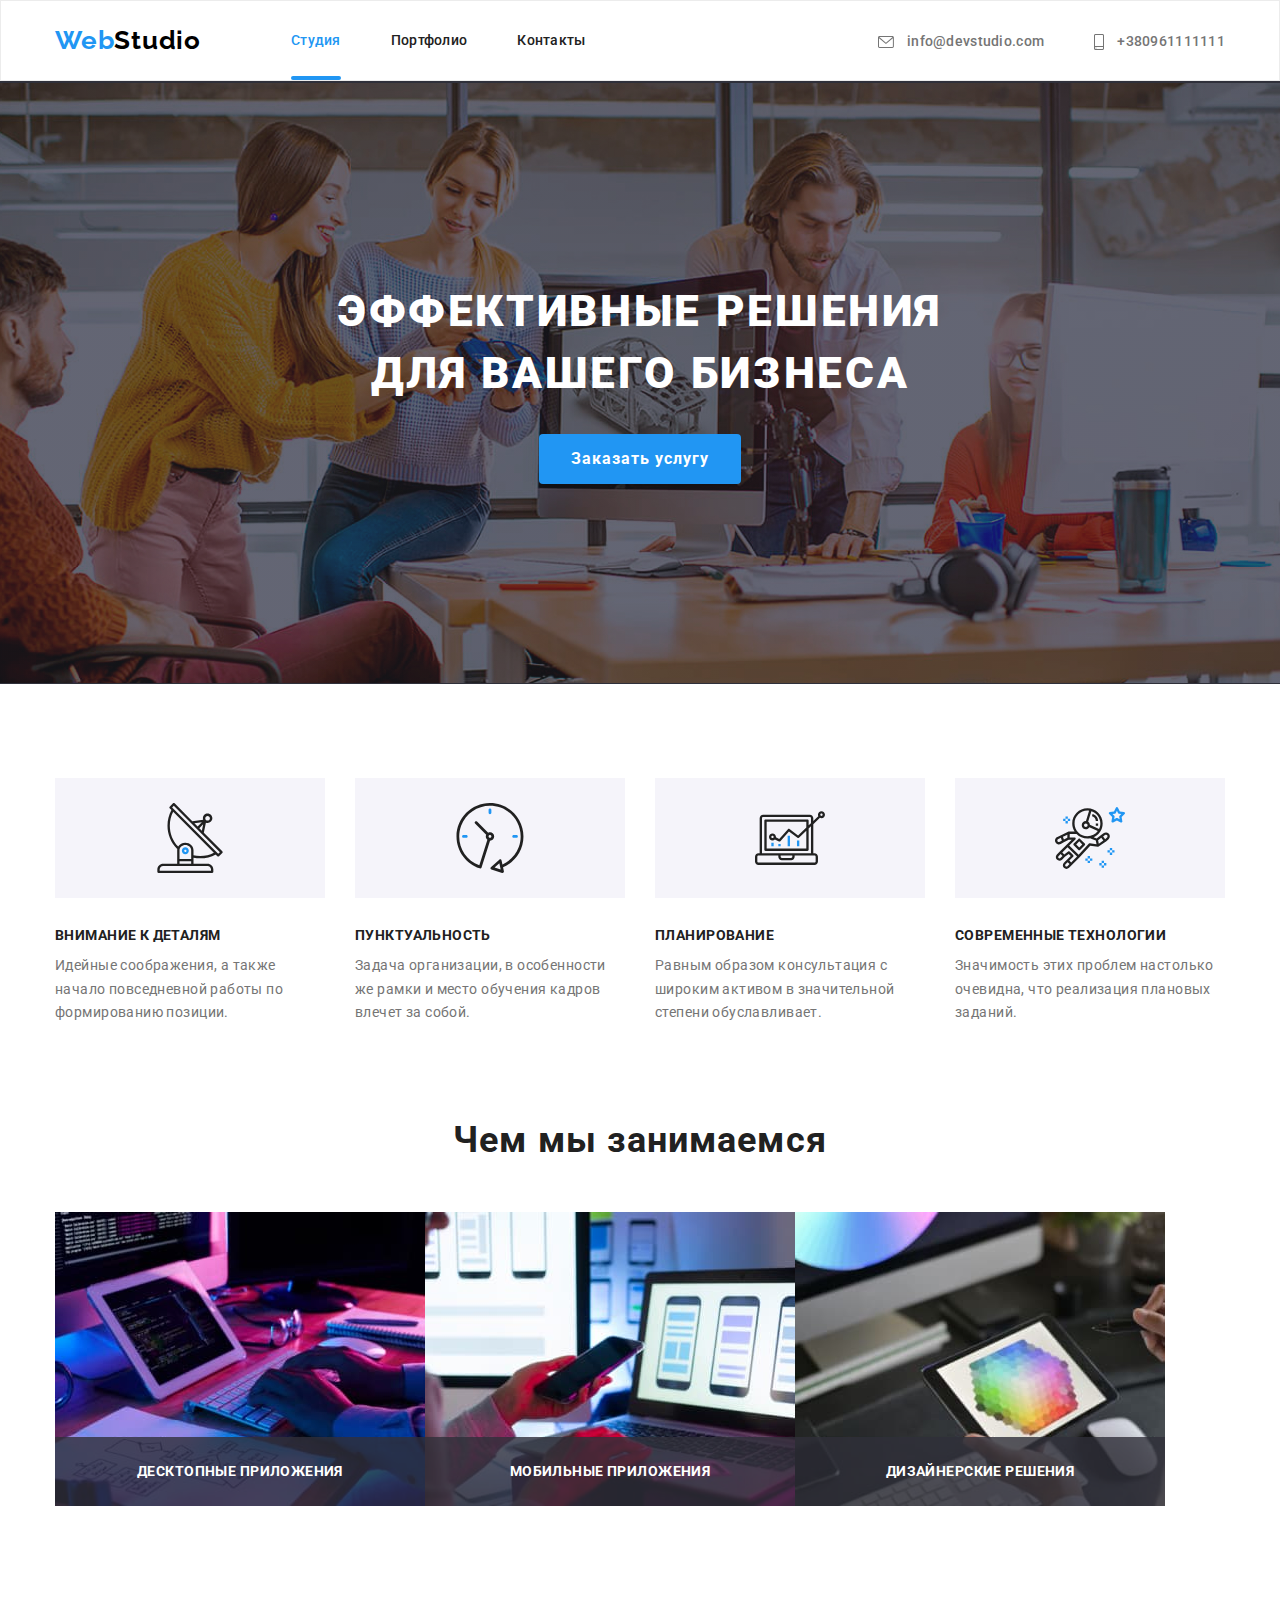
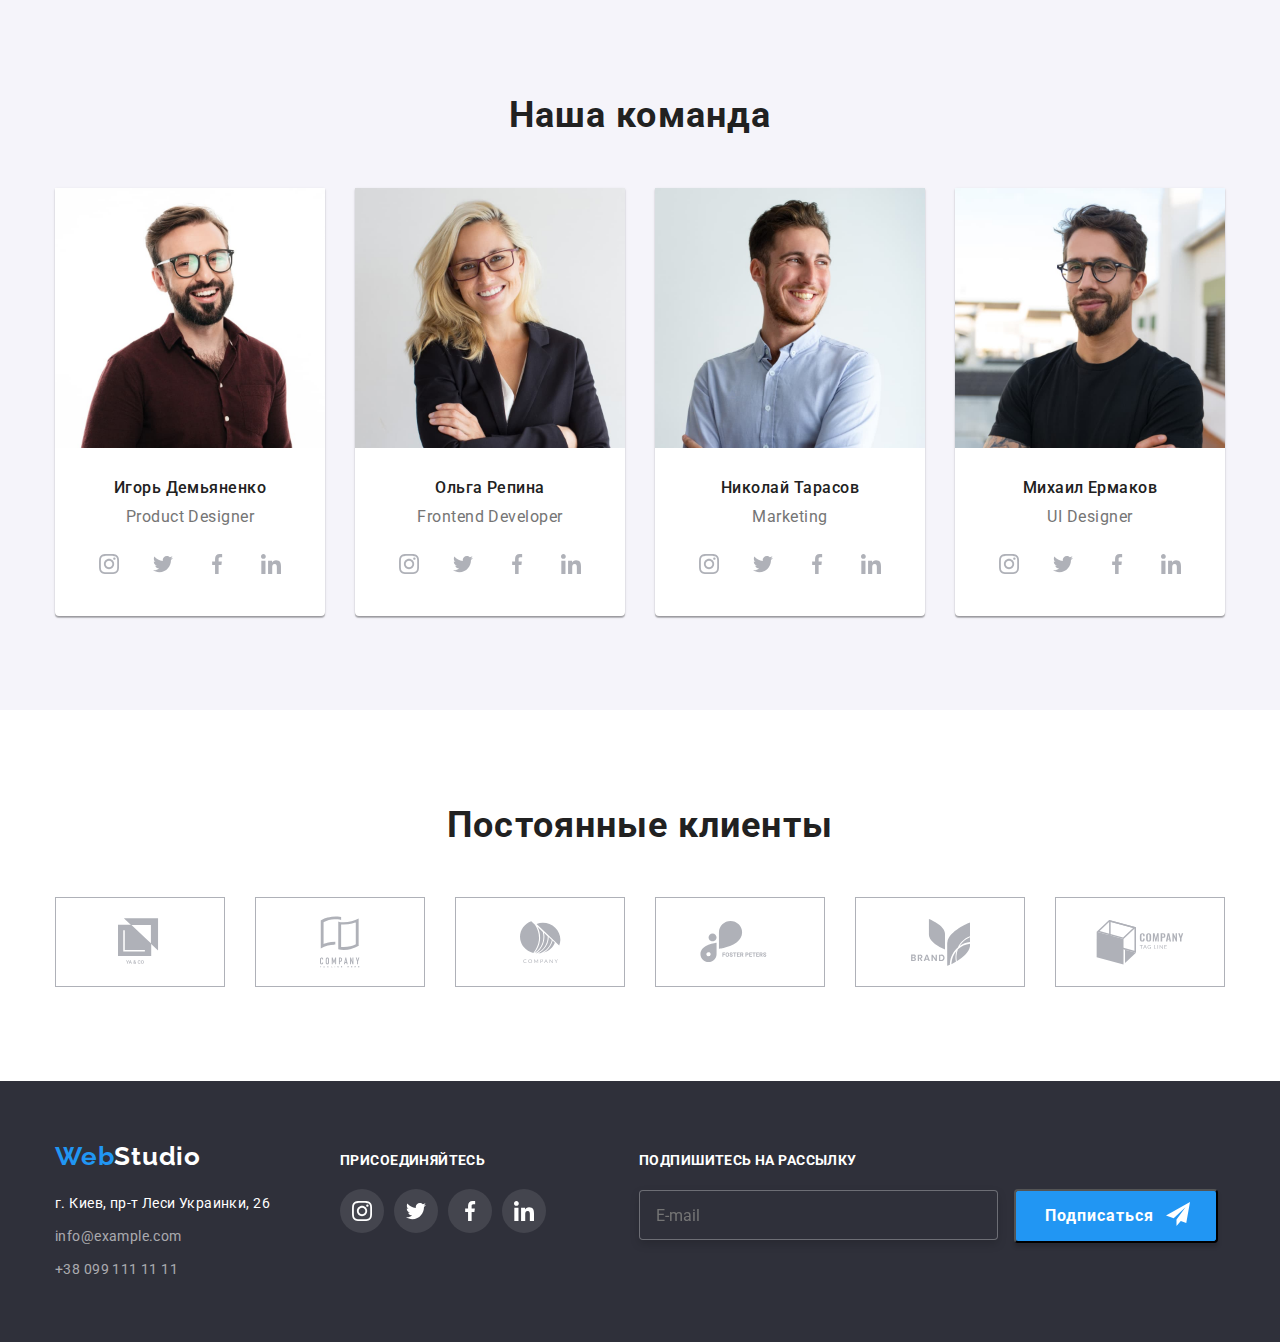
<file: index.html>
<!DOCTYPE html>
<html lang="ru">
  <head>
    <meta charset="UTF-8" />
    <meta name="viewport" content="width=device-width, initial-scale=1.0" />
    <title>Document</title>
    <link rel="preconnect" href="https://fonts.gstatic.com" />
    <link
      href="https://fonts.googleapis.com/css2?family=Raleway:wght@700&family=Roboto:ital,wght@0,400;0,500;0,700;1,900&display=swap"
      rel="stylesheet"
    />
    <link
      rel="stylesheet"
      href="https://cdnjs.cloudflare.com/ajax/libs/modern-normalize/1.0.0/modern-normalize.min.css"
    />
    <link rel="stylesheet" href="./css/main.min.css" />
  </head>

  <body>
    <header>
      <div class="container main-nav">
        <nav class="main-nav">
          <a href="" class="logo">Web<span>Studio</span></a>
          <ul class="site-nav">
            <li class="item">
              <a class="link-current" href="./index.html">Студия</a>
            </li>
            <li class="item">
              <a class="link" href="./portfolio.html">Портфолио</a>
            </li>
            <li class="item"><a class="link" href="">Контакты</a></li>
          </ul>
        </nav>
        <ul class="contacts-list">
          <li class="item">
            <a class="contacts" href="mailto:info@devstudio.com"
              ><svg class="contacts-icon envelope-icon"><use href="./images/sprite.svg#icon-envelope"></use></svg> info@devstudio.com</a
            >
            <br />
          </li>
          <li class="item">
            <a class="contacts" href="tel:+380961111111"><svg class="contacts-icon smartphone-icon">
              <use href="./images/sprite.svg#icon-smartphone"></use>
            </svg> +380961111111</a>
          </li>
        </ul>
      </div>
    </header>
    <main>
      <section class="decision">
        <div class="container">
          <h1 class="decision-header">
            Эффективные решения <br />
            для вашего бизнеса
          </h1>
          <button class="order-link" data-modal-open>Заказать услугу</button>
          
        </div>
      </section>
      <section class="section-qualities">
        <div class="container">
          <ul class="qualities-list">
            <li class="item">
              <div class="icon-section">
              <svg class="qualities-icon"><use  href="./images/sprite.svg#icon-antenna"></use></svg></div>
              <h3 class="quality">Внимание к деталям</h3>
              <p class="quality-description">
                Идейные соображения, а также начало повседневной работы по
                формированию позиции.
              </p>
            </li>
            <li class="item">
              <div class="icon-section">
              <svg class="qualities-icon">
                <use href="./images/sprite.svg#icon-clock"></use>
              </svg> </div>
              <h3 class="quality">Пунктуальность</h3>
              <p class="quality-description">
                Задача организации, в особенности же рамки и место обучения
                кадров влечет за собой.
              </p>
            </li>
            
            <li class="item">
              <div class="icon-section">
              <svg class="qualities-icon">
                <use href="./images/sprite.svg#icon-diagram"></use>
              </svg> </div>
              <h3 class="quality">Планирование</h3>
              <p class="quality-description">
                Равным образом консультация с широким активом в значительной
                степени обуславливает.
              </p>
            </li>
            <li class="item">
              <div class="icon-section">
              <svg class="qualities-icon">
                <use href="./images/sprite.svg#icon-astronaut"></use>
              </svg></div>
              <h3 class="quality">Современные технологии</h3>
              <p class="quality-description">
                Значимость этих проблем настолько очевидна, что реализация
                плановых заданий.
              </p>
            </li>
          </ul>
        </div>
      </section>
      <section class="what-we-do">
        <div class="container">
          <h2 class="what-we-do-header">Чем мы занимаемся</h2>
          <ul class="what-we-do-list">
            <li class="item">
              <img src="./images/img1.jpg" alt="" width="370" height="294" />
              <p class="description">Десктопные приложения</p>
            </li>
            <li class="item">
              <img src="./images/box2.jpg" alt="" width="370" height="294" />
              <p class="description">Мобильные приложения</p>
            </li>
            <li class="item">
              <img src="./images/box3.jpg" alt="" width="370" height="294" />
              <p class="description">Дизайнерские решения</p>
            </li>
          </ul>
        </div>
      </section>

      <section class="our-team">
        <div class="container">
          <h2 class="what-we-do-header">Наша команда</h2>
          <ul class="member-list">
            <li class="item">
              <img
                src="./images/img(1)1.jpg"
                alt="Игорь Демьяненко Product Designer"
                width="270"
                height="260"
              />
              <div class="description">
              <h3 class="team-member">Игорь Демьяненко</h3>
              <p class="post">Product Designer</p>              
              <ul class="social-link-list">
              <li> <a href=""><svg  class="social-link"><use href="./images/sprite.svg#icon-instagram"></use></svg></a> </li>
              <li> <a href=""><svg  class="social-link">
                <use href="./images/sprite.svg#icon-twitter"></use>
              </svg></a></li>
              <li><a href=""><svg  class="social-link">
                <use href="./images/sprite.svg#icon-facebook"></use>
              </svg></a></li>
              <li><a href=""><svg class="social-link"> 
                <use href="./images/sprite.svg#icon-linkedin"></use>
              </svg></a></li>
              </ul>
              </div>
            </li>

            <li class="item">
              <img
                src="./images/img(1)2.jpg"
                alt="Ольга Репина Frontend Developer"
                width="270"
                height="260"
              />
              <div class="description">
              <h3 class="team-member">Ольга Репина</h3>
              <p class="post">Frontend Developer</p>
              <ul class="social-link-list">
                <li> <a href=""><svg class="social-link">
                      <use href="./images/sprite.svg#icon-instagram"></use>
                    </svg></a> </li>
                <li> <a href=""><svg class="social-link">
                      <use href="./images/sprite.svg#icon-twitter"></use>
                    </svg></a></li>
                <li><a href=""><svg class="social-link">
                      <use href="./images/sprite.svg#icon-facebook"></use>
                    </svg></a></li>
                <li><a href=""><svg class="social-link">
                      <use href="./images/sprite.svg#icon-linkedin"></use>
                    </svg></a></li>
              </ul>
              </div>
            </li>

            <li class="item">
              <img
                src="./images/img(1)3.jpg"
                alt="Николай Тарасов Marketing"
                width="270"
                height="260"
              />
              <div class="description">
              <h3 class="team-member">Николай Тарасов</h3>
              <p class="post">Marketing</p>
              <ul class="social-link-list">
                <li> <a href=""><svg class="social-link">
                      <use href="./images/sprite.svg#icon-instagram"></use>
                    </svg></a> </li>
                <li> <a href=""><svg class="social-link">
                      <use href="./images/sprite.svg#icon-twitter"></use>
                    </svg></a></li>
                <li><a href=""><svg class="social-link">
                      <use href="./images/sprite.svg#icon-facebook"></use>
                    </svg></a></li>
                <li><a href=""><svg class="social-link">
                      <use href="./images/sprite.svg#icon-linkedin"></use>
                    </svg></a></li>
              </ul>
              </div>
            </li>

            <li class="item">
              <img
                src="./images/img(1)4.jpg"
                alt="Михаил Ермаков UI Designer"
                width="270"
                height="260"
              />
              <div class="description">
              <h3 class="team-member">Михаил Ермаков</h3>
              <p class="post">UI Designer</p>
              <ul class="social-link-list">
                <li> <a href=""><svg class="social-link">
                      <use href="./images/sprite.svg#icon-instagram"></use>
                    </svg></a> </li>
                <li> <a href=""><svg class="social-link">
                      <use href="./images/sprite.svg#icon-twitter"></use>
                    </svg></a></li>
                <li><a href=""><svg class="social-link">
                      <use href="./images/sprite.svg#icon-facebook"></use>
                    </svg></a></li>
                <li><a href=""><svg class="social-link">
                      <use href="./images/sprite.svg#icon-linkedin"></use>
                    </svg></a></li>
              </ul>
              </div>
            </li>
          </ul>
        </div>
      </section>
      <section class="our-clients container">
        <h2 class="what-we-do-header">Постоянные клиенты</h2>
        <ul class="our-clients-icons">
        <li> <a href=""> <svg class="client-icon" width="44.27" height="49.23"><use href="./images/sprite.svg#icon-logo-1" ></use></svg> </a></li> 
        <li><a href=""><svg class="client-icon" width="40" height="52">
          <use href="./images/sprite.svg#icon-logo-2" ></use>
        </svg></a></li>
        <li><a href=""><svg class="client-icon" width="41" height="42.6">
          <use href="./images/sprite.svg#icon-logo-3" ></use>
        </svg></a></li>
        <li><a href=""><svg class="client-icon" width="79.66" height="42">
          <use href="./images/sprite.svg#icon-logo-4" ></use>
        </svg></a></li>
        <li><a href=""><svg class="client-icon" width="59" height="47">
          <use href="./images/sprite.svg#icon-logo-5" ></use>
        </svg></a></li>
        <li><a href=""><svg class="client-icon" width="88.5" height="45">
          <use href="./images/sprite.svg#icon-logo-6" ></use>
        </svg> </a></li>
      </ul>
      </section>
      
    </main>
    <footer class="footer-section">
      <div class="container">
        <div>
        <a href="" class="logo">Web<span class="studio">Studio</span></a>
          <address class="address">
          <a class="item" href=""> г. Киев, пр-т Леси Украинки, 26</a> 

          <a class="item" href="mailto:info@example.com">info@example.com</a>
         

          <a class="item" href="tel:+380991111111">+38 099 111 11 11</a> 
        </address>
        </div>
        <div class="join">
          <b>присоединяйтесь</b>
          <ul class="icon-list">
            <li> <a href=""><svg class="icon">
                  <use href="./images/sprite.svg#icon-instagram"></use>
                </svg></a> </li>
            <li> <a href=""><svg class="icon">
                  <use href="./images/sprite.svg#icon-twitter"></use>
                </svg></a></li>
            <li><a href=""><svg class="icon">
                  <use href="./images/sprite.svg#icon-facebook"></use>
                </svg></a></li>
            <li><a href=""><svg class="icon">
                  <use href="./images/sprite.svg#icon-linkedin"></use>
                </svg></a></li>
          </ul>
        </div>
        <form action="#" class="subscribe"><b>Подпишитесь на рассылку</b>
        <div>
          <input type="email" placeholder="E-mail" name="user-email" class="email-addres">
          <button type="submit" class="button-subscribe"> <span>Подписаться</span> </button>
          <svg class="icon-send">
            <use href="./images/sprite.svg#icon-icon-send-1"></use>
          </svg>
        </div>
        </form>
      </div>
<div class="backdrop is-hidden" data-modal>
  <div class="modal"><button data-modal-close class="button-close"> <svg class="icon">
    <use href="./images/sprite.svg#icon-close-black"></use>
  </svg> </button>

  <form action="#" class="form-application"> 
  <h2>Оставьте свои данные, мы вам перезвоним</h2>

  <label  class="form-label">
    <span class="label-name">Имя</span>
    <span class="input-and-svg">
    <input type="text"  name="user-name" class="form-input"  >
    <svg class="form-icon"><use href="./images/sprite.svg#icon-person-black"></use></svg>
  </span>
  </label>
 

  <label  class="form-label">
    <span class="label-name">Телефон</span>
    <span class="input-and-svg">
    <input type="tel"  name="user-tel" class="form-input">
    <svg class="form-icon">
      <use href="./images/sprite.svg#icon-phone-black"></use>
    </svg>
    </span>
  </label>
  

  <label class="form-label">
    <span class="label-name">Почта</span> 
    <span class="input-and-svg">
    <input type="email"  name="user-email" class="form-input">
    <svg class="form-icon">
      <use href="./images/sprite.svg#icon-email-black"></use>
    </svg>
    </span>
</label>
  
  <label  class="form-label ">
    <span class="label-name">Комментарий</span>
    <textarea 
    name="comment" 
    rows="20" 
    placeholder="Введите текст" 
    class="form-input-comment" 
    ></textarea>
    
  </label>
  <div class="label-checkbox">
  <label class="form-label checkbox">
    <input type="checkbox" name="accept" class="input-checkbox" >
   <span class="accept-text">Соглашаюсь с рассылкой и принимаю  <a href="#" class="conditions"> Условия договора</a></span>
  </label>
  </div>
  <button type="submit" class="button-send">Отправить</button>
</form>
</div>
</div>

    </footer>
    <script src="./js/modal.js"></script>
  </body>
</html>
</file>
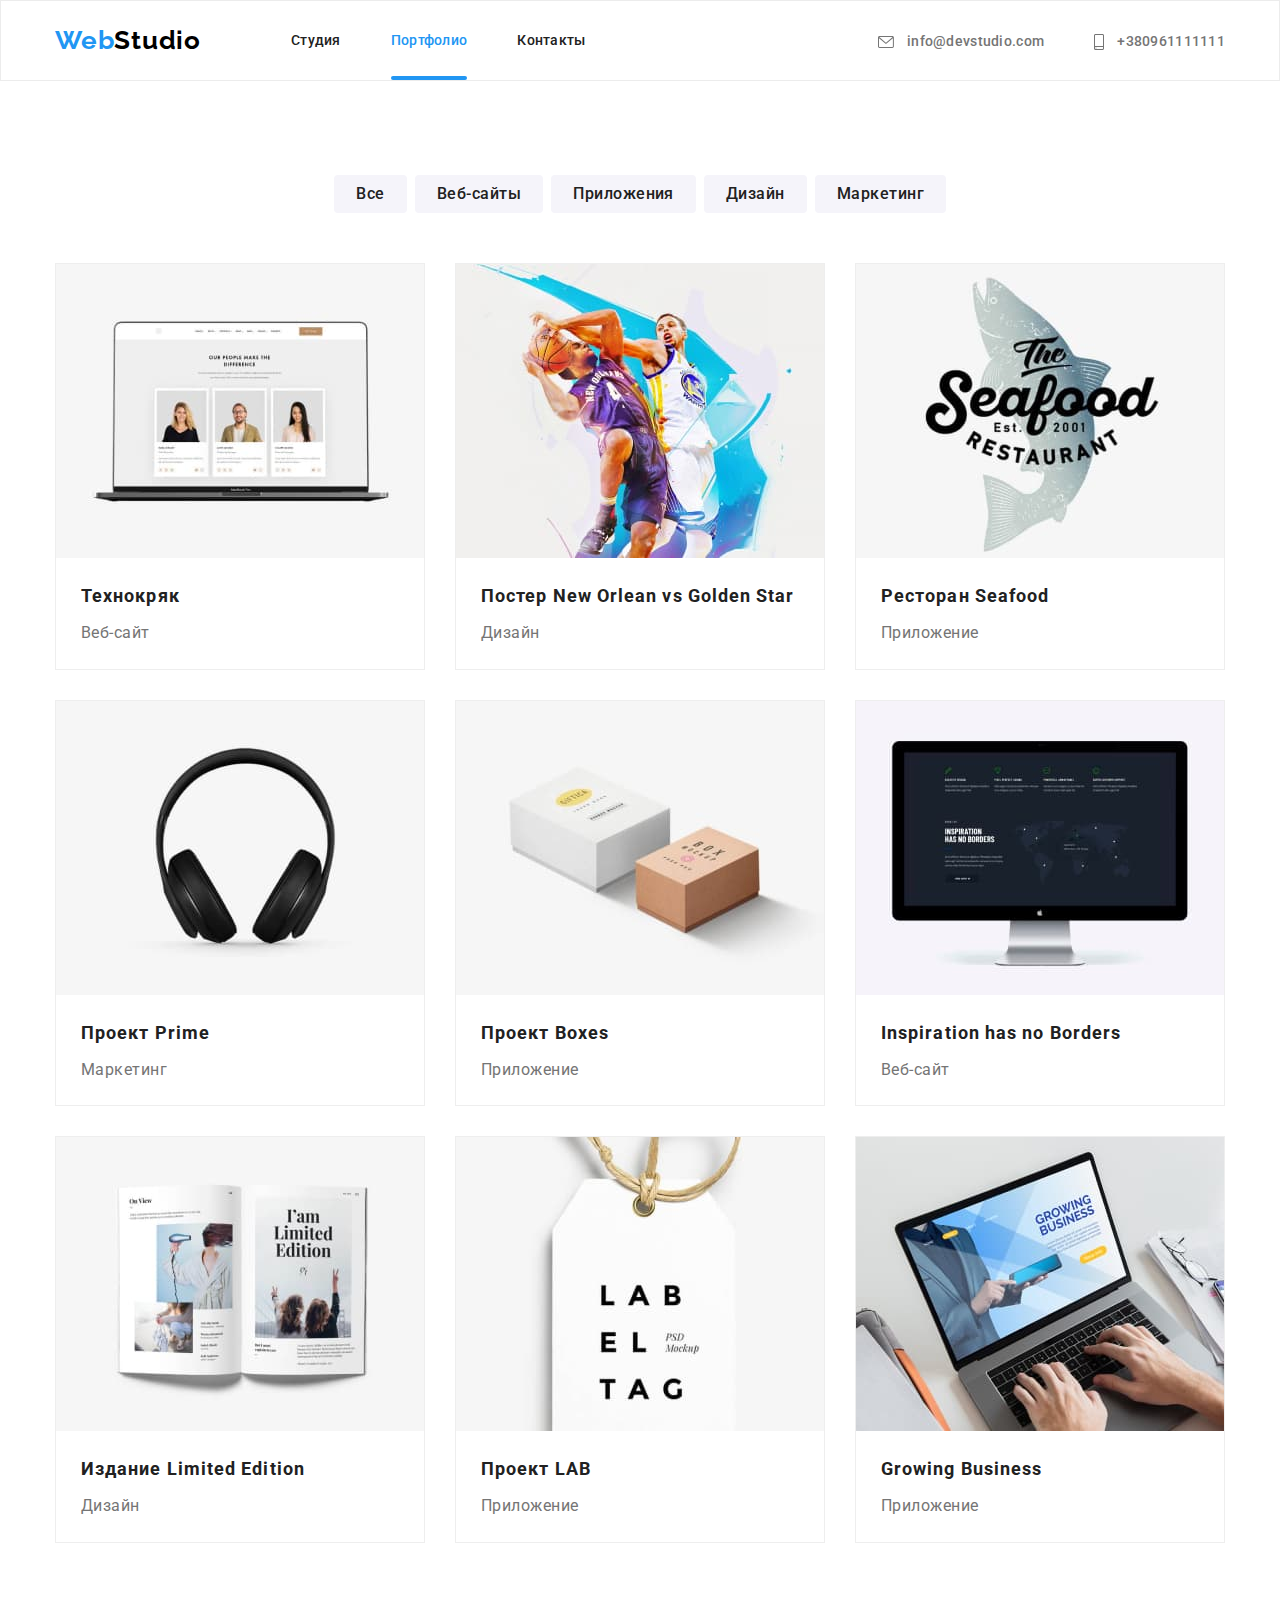
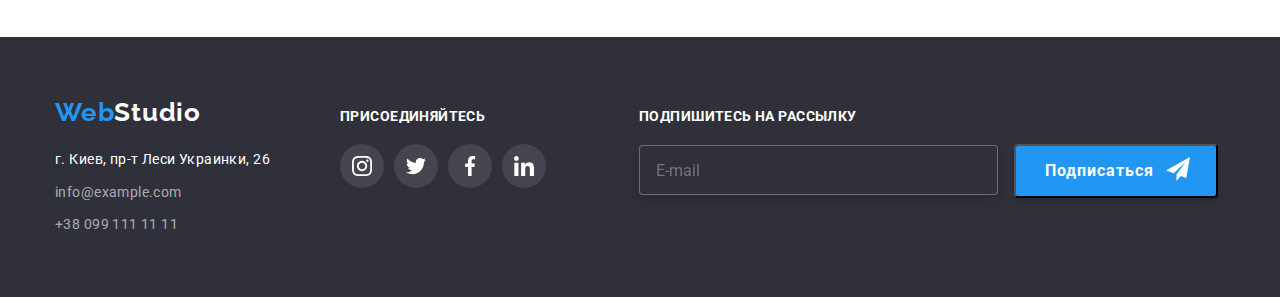
<file: portfolio.html>
<!DOCTYPE html>
<html lang="en">
  <head>
    <meta charset="UTF-8" />
    <meta name="viewport" content="width=device-width, initial-scale=1.0" />
    <title>Document</title>
    <link rel="preconnect" href="https://fonts.gstatic.com" />
    <link
      href="https://fonts.googleapis.com/css2?family=Raleway:wght@700&family=Roboto:ital,wght@0,400;0,500;0,700;1,900&display=swap"
      rel="stylesheet"
    />
    <link
      rel="stylesheet"
      href="https://cdnjs.cloudflare.com/ajax/libs/modern-normalize/1.0.0/modern-normalize.min.css"
    />
    <link rel="stylesheet" href="./css/main.min.css" />
  </head>

  <body>
    <header>
      <div class="container main-nav">
        <nav class="main-nav">
          <a href="" class="logo">Web<span>Studio</span></a>
          <ul class="site-nav">
            <li class="item"><a class="link" href="./index.html">Студия</a></li>
            <li class="item">
              <a class="link-current" href="./portfolio.html">Портфолио</a>
            </li>
            <li class="item"><a class="link" href="">Контакты</a></li>
          </ul>
        </nav>
        <ul class="contacts-list">
          <li class="item">
            <a class="contacts" href="mailto:info@devstudio.com"><svg class="contacts-icon envelope-icon">
                <use href="./images/sprite.svg#icon-envelope"></use>
              </svg> info@devstudio.com</a>
            <br />
          </li>
          <li class="item">
            <a class="contacts" href="tel:+380961111111"><svg class="contacts-icon smartphone-icon">
                <use href="./images/sprite.svg#icon-smartphone"></use>
              </svg> +380961111111</a>
          </li>
        </ul>
      </div>
    </header>
    <main>
      <section class="portfolio">
        <div class="container">
          <h1 class="title ">Портфолио</h1>
          <ul class="buttons-list">
            <li class="item">
              <button type="button" class="button">Все</button>
            </li>
            <li class="item">
              <button type="button" class="button">Веб-сайты</button>
            </li>
            <li class="item">
              <button type="button" class="button">Приложения</button>
            </li>
            <li class="item">
              <button type="button" class="button">Дизайн</button>
            </li>
            <li class="item">
              <button type="button" class="button">Маркетинг</button>
            </li>
          </ul>
          <ul class="portfolio-list">
            <li class="item">
              <a href=""
                >
                <div class="overlay-contant">
                  <img src="./images/tehnokriak.jpg" alt="технокряк" />
                <p class="overlay">Технокряк это современная площадка распространения коронавируса. Компании используют эту платформу для цифрового
                шпионажа и атак на защищённые сервера конкурентов.</p>
                </div>
                <div class="description">
                <h2 class="portfolio-title">Технокряк</h2>
                <p class="portfolio-type">Веб-сайт</p>
                </div>
              </a>
            </li>
            <li class="item">
              <a href=""
                >
                <div class="overlay-contant"><img
                  src="./images/poster.jpg"
                  alt="Постер New Orlean vs Golden Star"
                /> <p class="overlay">Технокряк это современная площадка распространения коронавируса. Компании используют эту платформу
                  для цифрового
                  шпионажа и атак на защищённые сервера конкурентов.</p></div>
                <div class="description">
                <h2 class="portfolio-title">
                  Постер New Orlean vs Golden Star
                </h2>
                <p class="portfolio-type">Дизайн</p> </div></a
              >
              
            </li>
            <li class="item">
              <a href=""
                >
                <div class="overlay-contant"><img src="./images/restaurant.jpg" alt="Ресторан Seafood" /><p class="overlay">Технокряк это современная площадка распространения коронавируса. Компании используют эту платформу
                  для цифрового
                  шпионажа и атак на защищённые сервера конкурентов.</p></div>
                <div class="description">
                <h2 class="portfolio-title">Ресторан Seafood</h2>
                <p class="portfolio-type">Приложение</p> </div></a
              >
            </li>
            <li class="item">
              <a href=""
                > <div class="overlay-contant"><img src="./images/headphones.jpg" alt="Проект Prime" /><p class="overlay">Технокряк это современная площадка распространения коронавируса. Компании используют эту платформу
                  для цифрового
                  шпионажа и атак на защищённые сервера конкурентов.</p></div>
                <div class="description"><h2 class="portfolio-title">Проект Prime</h2>
                <p class="portfolio-type">Маркетинг</p> </div>
              </a>
            </li>
            <li class="item">
              <a href=""
                > <div class="overlay-contant"><img src="./images/boxes.jpg" alt="Проект Boxes" /><p class="overlay">Технокряк это современная площадка распространения коронавируса. Компании используют эту платформу
                  для цифрового
                  шпионажа и атак на защищённые сервера конкурентов.</p></div>
                <div class="description"> <h2 class="portfolio-title">Проект Boxes</h2>
                <p class="portfolio-type">Приложение</p> </div></a
              >
            </li>
            <li class="item">
              <a href=""
                ><div class="overlay-contant"><img
                  src="./images/inspiration.jpg"
                  alt="Inspiration has no Borders"
                /> <p class="overlay">Технокряк это современная площадка распространения коронавируса. Компании используют эту платформу
                  для цифрового
                  шпионажа и атак на защищённые сервера конкурентов.</p></div><div class="description">
                <h2 class="portfolio-title">Inspiration has no Borders</h2>
                <p class="portfolio-type">Веб-сайт</p> </div></a
              >
            </li>
            <li class="item">
              <a href=""
                ><div class="overlay-contant"><img
                  src="./images/limitededition.jpg"
                  alt="Издание Limited Edition"
                /><p class="overlay">Технокряк это современная площадка распространения коронавируса. Компании используют эту платформу
                  для цифрового
                  шпионажа и атак на защищённые сервера конкурентов.</p> </div><div class="description">
                <h2 class="portfolio-title">Издание Limited Edition</h2>
                <p class="portfolio-type">Дизайн</p> </div></a
              >
            </li>
            <li class="item">
              <a href=""
                ><div class="overlay-contant"><img src="./images/lab.jpg" alt="Проект LAB" /><p class="overlay">Технокряк это современная площадка распространения коронавируса. Компании используют эту платформу
                  для цифрового
                  шпионажа и атак на защищённые сервера конкурентов.</p> </div><div class="description">
                <h2 class="portfolio-title">Проект LAB</h2>
                <p class="portfolio-type">Приложение</p> </div></a
              >
            </li>
            <li class="item">
              <a href=""
                ><div class="overlay-contant"><img src="./images/busines.jpg" alt="Growing Business" /><p class="overlay">Технокряк это современная площадка распространения коронавируса. Компании используют эту платформу
                  для цифрового
                  шпионажа и атак на защищённые сервера конкурентов.</p></div>
                <div class="description"> <h2 class="portfolio-title">Growing Business</h2>
                <p class="portfolio-type">Приложение</p> </div></a
              >
            </li>
          </ul>
        </div>
      </section>
    </main>

    <footer class="footer-section">
      <div class="container">
        <div>
        <a href="" class="logo">Web<span class="studio">Studio</span></a>
        <address class="address">
          <a class="item" href=""> г. Киев, пр-т Леси Украинки, 26</a> 

          <a class="item" href="mailto:info@example.com">info@example.com</a>
          

          <a class="item" href="tel:+380991111111">+38 099 111 11 11</a> 
        </address>
        </div>
        <div class="join">
          <b>присоединяйтесь</b>
          <ul class="icon-list">
            <li> <a href=""><svg class="icon">
                  <use href="./images/sprite.svg#icon-instagram"></use>
                </svg></a> </li>
            <li> <a href=""><svg class="icon">
                  <use href="./images/sprite.svg#icon-twitter"></use>
                </svg></a></li>
            <li><a href=""><svg class="icon">
                  <use href="./images/sprite.svg#icon-facebook"></use>
                </svg></a></li>
            <li><a href=""><svg class="icon">
                  <use href="./images/sprite.svg#icon-linkedin"></use>
                </svg></a></li>
          </ul>
        </div>
        <form action="#" class="subscribe"><b>Подпишитесь на рассылку</b>
          <div>
            <input type="email" placeholder="E-mail" name="user-email" class="email-addres">
            <button type="submit" class="button-subscribe"> <span>Подписаться</span> </button>
            <svg class="icon-send">
              <use href="./images/sprite.svg#icon-icon-send-1"></use>
            </svg>
          </div>
        </form>
      </div>
    </footer>
  </body>
</html>
</file>
<file: css/main.min.css>
.container{width:1200px;padding-left:15px;padding-right:15px;margin-left:auto;margin-right:auto}ul{list-style:none}a{text-decoration:none}body{font-family:Roboto,sans-serif}img{display:block}.main-nav{-webkit-box-align:center;-ms-flex-align:center;align-items:center;display:-webkit-box;display:-ms-flexbox;display:flex}.logo{color:#2196f3;display:block;font-family:Raleway,sans-serif;font-weight:700;font-size:26px;line-height:1.2;letter-spacing:0.03em}.logo span{color:#000}.site-nav{display:-webkit-box;display:-ms-flexbox;display:flex;font-weight:500;font-size:14px;line-height:1.1;letter-spacing:0.02em;margin-left:90px;padding-left:0;margin-top:0;margin-bottom:0}li .link:hover,li .link:focus{color:#2196f3}.site-nav .item:not(:last-child){margin-right:50px}.site-nav .link-current{display:block;padding-bottom:32px;padding-top:32px;color:#2196f3}.site-nav .link-current::before{position:absolute;content:"";display:block;bottom:0;left:0;height:4px;width:100%;background-color:#2196f3;border-radius:2px}.site-nav .item{position:relative}.site-nav .link{display:block;padding-bottom:32px;padding-top:32px;color:#212121;-webkit-transition-property:color;transition-property:color;-webkit-transition-duration:250ms;transition-duration:250ms;-webkit-transition-timing-function:cubic-bezier(0.4, 0, 0.2, 1);transition-timing-function:cubic-bezier(0.4, 0, 0.2, 1)}.contacts-list{display:-webkit-box;display:-ms-flexbox;display:flex;margin-left:auto}.contacts-list .item+.item{margin-left:50px}.contacts{color:#757575;font-weight:500;font-size:14px;line-height:1.1;letter-spacing:0.02em;-webkit-transition-property:color;transition-property:color;-webkit-transition-duration:250ms;transition-duration:250ms;-webkit-transition-timing-function:cubic-bezier(0.4, 0, 0.2, 1);transition-timing-function:cubic-bezier(0.4, 0, 0.2, 1)}.contacts:focus,.contacts:hover{color:#2196f3}.contacts-icon{fill:currentColor;vertical-align:middle;margin-right:10px}.envelope-icon{width:16px;height:12px}.smartphone-icon{width:10px;height:16px}header{border:1px solid #ececec}.decision{background-color:#2f303a;text-align:center;padding-bottom:200px;padding-top:200px;background-image:-webkit-gradient(linear, left top, right top, from(rgba(47,48,58,0.4)), to(rgba(47,48,58,0.4))),url("../images/hero-background-image.jpg");background-image:linear-gradient(to right, rgba(47,48,58,0.4), rgba(47,48,58,0.4)),url("../images/hero-background-image.jpg");background-position:center;max-width:1600px;background-repeat:no-repeat;margin-left:auto;margin-right:auto}.decision-header{color:#fff;font-weight:900;font-size:44px;line-height:1.4;letter-spacing:0.06em;text-transform:uppercase;margin-top:0}.order-link{display:inline-block;color:#fff;font-weight:700;font-size:16px;line-height:1.9;padding:10px 32px;background:#2196f3;-webkit-box-shadow:0px 4px 4px rgba(0,0,0,0.15);box-shadow:0px 4px 4px rgba(0,0,0,0.15);border-radius:4px;letter-spacing:0.06em;cursor:pointer;border:none}.section-qualities{padding-top:94px;padding-bottom:94px}.qualities-icon{width:70px;height:70px}.icon-section{display:-webkit-box;display:-ms-flexbox;display:flex;background-color:#f5f4fa;width:inherit;height:120px;margin-bottom:30px;-webkit-box-align:center;-ms-flex-align:center;align-items:center;-webkit-box-pack:center;-ms-flex-pack:center;justify-content:center}.qualities-list{display:-webkit-box;display:-ms-flexbox;display:flex;margin-top:0;margin-bottom:0}.qualities-list .item{width:270px}.qualities-list .item:not(:last-child){margin-right:30px}.quality{color:#212121;font-weight:700;font-size:14px;line-height:1.1;letter-spacing:0.03em;text-transform:uppercase;margin-bottom:0;margin-top:0}.quality-description{color:#757575;font-weight:400;font-size:14px;line-height:1.7;letter-spacing:0.03em;margin-top:10px;margin-bottom:0}.what-we-do{padding-bottom:94px}.what-we-do-header{color:#212121;font-weight:700;font-size:36px;line-height:1.2;text-align:center;letter-spacing:0.03em;margin-bottom:50px;margin-top:0px}.what-we-do-list{display:-webkit-box;display:-ms-flexbox;display:flex;margin:0}.what-we-do-list.item:not(:last-child){margin-right:30px}.what-we-do-list .description{position:absolute;margin:0;width:100%;left:0;bottom:0;color:#fff;background-color:rgba(47,48,58,0.8);text-align:center;font-weight:bold;font-size:14px;line-height:1.1;letter-spacing:0.03em;text-transform:uppercase;padding-top:27px;padding-bottom:27px}.what-we-do-list .item{position:relative}.our-team{background-color:#f5f4fa;padding-top:94px;padding-bottom:94px}.member-list{display:-webkit-box;display:-ms-flexbox;display:flex;margin-bottom:0;margin-top:0}.member-list .item>img{display:block}.member-list .item{width:270px;-webkit-box-shadow:0px 1px 3px rgba(0,0,0,0.12),0px 1px 1px rgba(0,0,0,0.14),0px 2px 1px rgba(0,0,0,0.2);box-shadow:0px 1px 3px rgba(0,0,0,0.12),0px 1px 1px rgba(0,0,0,0.14),0px 2px 1px rgba(0,0,0,0.2);border-radius:0px 0px 4px 4px}.member-list .item:not(:last-child){margin-right:30px}.container>ul{padding-left:0}.team-member{color:#212121;font-weight:500;font-size:16px;line-height:1.2;letter-spacing:0.03em;margin-top:0;margin-bottom:10px;text-align:center}.post{color:#757575;font-weight:400;font-size:16px;line-height:1.2;letter-spacing:0.03em;margin-top:0;margin-bottom:0;text-align:center}.our-team .item{background-color:#fff}.our-team .description{padding:30px 20px}.social-link{width:20px;height:20px;fill:currentColor;-webkit-box-align:center;-ms-flex-align:center;align-items:center;display:-webkit-box;display:-ms-flexbox;display:flex;-webkit-transition-property:fill;transition-property:fill;-webkit-transition-duration:250ms;transition-duration:250ms;-webkit-transition-timing-function:cubic-bezier(0.4, 0, 0.2, 1);transition-timing-function:cubic-bezier(0.4, 0, 0.2, 1)}.social-link-list a{color:#afb1b8;display:-webkit-box;display:-ms-flexbox;display:flex;width:44px;height:44px;border-radius:50%;-webkit-box-pack:center;-ms-flex-pack:center;justify-content:center;-webkit-box-align:center;-ms-flex-align:center;align-items:center;margin:0;-webkit-transition-property:background-color;transition-property:background-color;-webkit-transition-duration:250ms;transition-duration:250ms;-webkit-transition-timing-function:cubic-bezier(0.4, 0, 0.2, 1);transition-timing-function:cubic-bezier(0.4, 0, 0.2, 1)}.social-link-list a:hover{background-color:#2196f3}.social-link-list a:hover .social-link{fill:#fff}.social-link-list{display:-webkit-box;display:-ms-flexbox;display:flex;margin:0;padding:0;margin-top:16px;-webkit-box-pack:center;-ms-flex-pack:center;justify-content:center}.social-link-list li:not(:last-child){margin-right:10px}.our-clients{padding-top:94px;padding-bottom:94px}.our-clients-icons{display:-webkit-box;display:-ms-flexbox;display:flex;margin:0}.our-clients-icons a{display:-webkit-box;display:-ms-flexbox;display:flex;-webkit-box-pack:center;-ms-flex-pack:center;justify-content:center;-webkit-box-align:center;-ms-flex-align:center;align-items:center;color:#afb1b8;border:1px solid currentColor;width:170px;height:90px;-webkit-transition-property:color;transition-property:color;-webkit-transition-duration:250ms;transition-duration:250ms;-webkit-transition-timing-function:cubic-bezier(0.4, 0, 0.2, 1);transition-timing-function:cubic-bezier(0.4, 0, 0.2, 1)}.our-clients-icons a:hover{color:#2196f3}.our-clients-icons li:not(:last-child){margin-right:30px}.client-icon{fill:currentColor}footer{background-color:#2f303a}.join{padding-left:70px;-webkit-box-pack:center;-ms-flex-pack:center;justify-content:center;-webkit-box-align:center;-ms-flex-align:center;align-items:center}.join b{display:inline-block;font-weight:bold;font-size:14px;line-height:1.1;letter-spacing:0.03em;text-transform:uppercase;color:#fff;margin-bottom:20px;-webkit-box-align:end;-ms-flex-align:end;align-items:flex-end;-webkit-box-pack:center;-ms-flex-pack:center;justify-content:center}.icon-list{display:-webkit-box;display:-ms-flexbox;display:flex;margin-top:0;margin-bottom:0;padding-left:0}.icon-list .icon{width:20px;height:20px;fill:currentColor}.icon-list a{color:#fff;display:-webkit-box;display:-ms-flexbox;display:flex;width:44px;height:44px;border-radius:50%;-webkit-box-pack:center;-ms-flex-pack:center;justify-content:center;-webkit-box-align:center;-ms-flex-align:center;align-items:center;margin:0;background-color:rgba(255,255,255,0.1);-webkit-transition-property:background-color;transition-property:background-color;-webkit-transition-duration:250ms;transition-duration:250ms;-webkit-transition-timing-function:cubic-bezier(0.4, 0, 0.2, 1);transition-timing-function:cubic-bezier(0.4, 0, 0.2, 1)}.icon-list a:hover{background-color:#2196f3}.icon-list li:not(:last-child){margin-right:10px}footer .studio{color:#fff}.address{margin-top:20px}.address .item{font-style:normal;color:#fff;font-size:14px;line-height:1.7;letter-spacing:0.03em}.address .item:nth-child(n+2){color:rgba(255,255,255,0.6);display:block;margin-top:9px}.footer-section{padding-top:60px;padding-bottom:60px}.footer-section .container{display:-webkit-box;display:-ms-flexbox;display:flex;-webkit-box-align:baseline;-ms-flex-align:baseline;align-items:baseline}.portfolio{padding-top:94px;padding-bottom:94px}.portfolio .title{margin-top:0;margin-bottom:0;position:absolute;width:1px;height:1px;margin:-1px;border:0;padding:0;clip:rect(0 0 0 0);overflow:hidden}.button{color:#212121;font-weight:500;font-size:16px;line-height:26px;letter-spacing:0.03em;padding:6px 22px;border-radius:4px;border:0px;min-width:73px;text-align:center;background-color:#f5f4fa;-webkit-transition-property:color, background-color, -webkit-box-shadow;transition-property:color, background-color, -webkit-box-shadow;transition-property:color, box-shadow, background-color;transition-property:color, box-shadow, background-color, -webkit-box-shadow;-webkit-transition-duration:250ms;transition-duration:250ms;-webkit-transition-timing-function:cubic-bezier(0.4, 0, 0.2, 1);transition-timing-function:cubic-bezier(0.4, 0, 0.2, 1)}.button:hover,.button:focus{color:#fff;-webkit-box-shadow:0px 3px 1px rgba(0,0,0,0.1),0px 1px 2px rgba(0,0,0,0.08),0px 2px 2px rgba(0,0,0,0.12);box-shadow:0px 3px 1px rgba(0,0,0,0.1),0px 1px 2px rgba(0,0,0,0.08),0px 2px 2px rgba(0,0,0,0.12);background-color:#2196f3}.portfolio-title{color:#212121;font-weight:700;font-size:18px;line-height:2;letter-spacing:0.06em;margin-top:0;margin-bottom:0}.portfolio-type{color:#757575;font-weight:400;font-size:16px;line-height:1.9;letter-spacing:0.03em;margin-top:4px;margin-bottom:0}.buttons-list{display:-webkit-box;display:-ms-flexbox;display:flex;-webkit-box-pack:center;-ms-flex-pack:center;justify-content:center;margin-top:0;margin-bottom:50px}.buttons-list .item:not(:last-child){margin-right:8px}.portfolio-list{display:-webkit-box;display:-ms-flexbox;display:flex;-ms-flex-wrap:wrap;flex-wrap:wrap;margin-top:0;margin-bottom:0;margin-left:auto;margin-right:auto}.portfolio-list .item{margin-right:30px;margin-bottom:30px;width:370px;border:1px solid #eeeeee}.portfolio-list .item::not(:last-child){margin-right:8px}.portfolio-list .item:nth-child(3n){margin-right:0}.portfolio-list .item:nth-last-child(-n+3){margin-bottom:0}.portfolio-list .description{padding:20px 25px}.portfolio-list a{position:relative;display:block;-webkit-transition-property:-webkit-box-shadow;transition-property:-webkit-box-shadow;transition-property:box-shadow;transition-property:box-shadow, -webkit-box-shadow;-webkit-transition-duration:250ms;transition-duration:250ms;-webkit-transition-timing-function:cubic-bezier(0.4, 0, 0.2, 1);transition-timing-function:cubic-bezier(0.4, 0, 0.2, 1)}.portfolio-list a:hover{-webkit-box-shadow:0px 1px 1px rgba(0,0,0,0.12),0px 4px 4px rgba(0,0,0,0.06),1px 4px 6px rgba(0,0,0,0.16);box-shadow:0px 1px 1px rgba(0,0,0,0.12),0px 4px 4px rgba(0,0,0,0.06),1px 4px 6px rgba(0,0,0,0.16)}.overlay-contant{position:relative;overflow:hidden;overflow:hidden}.overlay{position:absolute;width:inherit;left:0;top:0;padding:63px 24px;font-size:18px;line-height:1.6;letter-spacing:0.03em;color:#fff;background-color:rgba(33,150,243,0.9);margin:0;-webkit-transform:translateY(100%);transform:translateY(100%);-webkit-transition-property:-webkit-transform;transition-property:-webkit-transform;transition-property:transform;transition-property:transform, -webkit-transform;-webkit-transition-duration:250ms;transition-duration:250ms;-webkit-transition-timing-function:cubic-bezier(0.4, 0, 0.2, 1);transition-timing-function:cubic-bezier(0.4, 0, 0.2, 1)}.portfolio-list .item:hover .overlay{-webkit-transform:translateY(0);transform:translateY(0)}.backdrop{position:fixed;left:0;top:0;width:100%;height:100%;background-color:rgba(0,0,0,0.2);display:block;opacity:1;-webkit-transition:opacity 250ms cubic-bezier(0.4, 0, 0.2, 1);transition:opacity 250ms cubic-bezier(0.4, 0, 0.2, 1)}.is-hidden{opacity:0;pointer-events:none}.modal{position:absolute;top:50%;left:50%;-webkit-transform:translate(-50%, -50%);transform:translate(-50%, -50%);min-width:528px;min-height:581px;background-color:#fff;-webkit-transition:-webkit-transform 250ms cubic-bezier(0.4, 0, 0.2, 1);transition:-webkit-transform 250ms cubic-bezier(0.4, 0, 0.2, 1);transition:transform 250ms cubic-bezier(0.4, 0, 0.2, 1);transition:transform 250ms cubic-bezier(0.4, 0, 0.2, 1), -webkit-transform 250ms cubic-bezier(0.4, 0, 0.2, 1)}.button-close{position:absolute;top:8px;right:8px;display:-webkit-box;display:-ms-flexbox;display:flex;border-radius:50%;border:1px solid rgba(0,0,0,0.1);width:30px;height:30px;-webkit-box-align:center;-ms-flex-align:center;align-items:center;-webkit-box-pack:center;-ms-flex-pack:center;justify-content:center;background-color:#fff;-webkit-transition-property:border, fill;transition-property:border, fill;-webkit-transition-duration:250ms;transition-duration:250ms;-webkit-transition-timing-function:cubic-bezier(0.4, 0, 0.2, 1);transition-timing-function:cubic-bezier(0.4, 0, 0.2, 1)}.button-close:hover{border-color:#2196f3}.button-close:focus{border-color:#2196f3}.button-close:hover,.button-close:focus .button-close .icon{fill:#2196f3}.modal .icon{width:18px;height:18px;padding:0;margin:0;-webkit-transition-property:fill;transition-property:fill;-webkit-transition-duration:250ms;transition-duration:250ms;-webkit-transition-timing-function:cubic-bezier(0.4, 0, 0.2, 1);transition-timing-function:cubic-bezier(0.4, 0, 0.2, 1)}.modal h2{font-weight:700;font-size:20px;line-height:1.2;letter-spacing:0.03em;color:#212121;text-align:center;margin:0}.form-label{display:block;margin-top:10px}.input-and-svg{position:relative;display:block}.form-input{position:relative;display:block;margin-top:4px;width:448px;height:40px;border:1px solid rgba(33,33,33,0.2);border-radius:4px;padding-left:42px;padding-top:12px;padding-bottom:12px;margin-right:0;-webkit-transition-property:border;transition-property:border;-webkit-transition-duration:250ms;transition-duration:250ms;-webkit-transition-timing-function:cubic-bezier(0.4, 0, 0.2, 1);transition-timing-function:cubic-bezier(0.4, 0, 0.2, 1)}.form-input:focus{border-color:#2196f3;outline:none}.form-input:focus+svg{fill:#2196f3}.form-input-comment{position:relative;display:block;margin-top:4px;resize:none;height:120px;width:448px;border:1px solid rgba(33,33,33,0.2);border-radius:4px;padding-left:16px;padding-top:12px;padding-bottom:12px;-webkit-transition-property:border;transition-property:border;-webkit-transition-duration:250ms;transition-duration:250ms;-webkit-transition-timing-function:cubic-bezier(0.4, 0, 0.2, 1);transition-timing-function:cubic-bezier(0.4, 0, 0.2, 1)}.form-input-comment:focus{border-color:#2196f3;outline:none}.form-icon{position:absolute;width:18px;height:18px;left:11px;top:12px;fill:#212121;-webkit-transition-property:fill;transition-property:fill;-webkit-transition-duration:250ms;transition-duration:250ms;-webkit-transition-timing-function:cubic-bezier(0.4, 0, 0.2, 1);transition-timing-function:cubic-bezier(0.4, 0, 0.2, 1)}.button-send{-webkit-box-shadow:0px 4px 4px rgba(0,0,0,0.15);box-shadow:0px 4px 4px rgba(0,0,0,0.15);border-radius:4px;background:#2196f3;color:#fff;padding:10px 55px;font-size:16px;line-height:1.9;letter-spacing:0.06em;border:none;margin-top:30px;-ms-flex-item-align:center;-ms-grid-row-align:center;align-self:center;cursor:pointer}.form-application{display:-webkit-box;display:-ms-flexbox;display:flex;-webkit-box-orient:vertical;-webkit-box-direction:normal;-ms-flex-direction:column;flex-direction:column;padding:41px}.label-name{color:#757575;font-size:12px;line-height:1.2;font-weight:400;letter-spacing:0.01em}form b{display:inline-block;font-weight:bold;font-size:14px;line-height:1.1;letter-spacing:0.03em;text-transform:uppercase;color:#fff;margin-bottom:20px;-webkit-box-align:end;-ms-flex-align:end;align-items:flex-end;-webkit-box-pack:center;-ms-flex-pack:center;justify-content:center}.email-addres{border:1px solid rgba(255,255,255,0.3);-webkit-filter:drop-shadow(0px 4px 4px rgba(0,0,0,0.15));filter:drop-shadow(0px 4px 4px rgba(0,0,0,0.15));border-radius:4px;width:359px;height:50px;background-color:#2f303a;padding-left:16px;padding-top:15px;padding-bottom:15px;color:rgba(255,255,255,0)}.subscribe{margin-left:93px}.button-subscribe{margin-left:12px;background:#2196f3;-webkit-box-shadow:0px 4px 4px rgba(0,0,0,0.15);box-shadow:0px 4px 4px rgba(0,0,0,0.15);border-radius:4px;padding-left:29px;padding-right:62px;padding-top:10px;padding-bottom:10px;cursor:pointer}.button-subscribe span{color:#fff;font-size:16px;line-height:1.9;-webkit-box-align:center;-ms-flex-align:center;align-items:center;text-align:center;letter-spacing:0.06em;font-weight:700}.icon-send{position:absolute;top:13px;right:28px;width:24px;height:24px}.subscribe div{position:relative}.input-checkbox{position:absolute;width:1px;height:1px;margin:-1px;border:0;padding:0;clip:rect(0 0 0 0);overflow:hidden}.checkbox{display:-webkit-box;display:-ms-flexbox;display:flex;-webkit-box-align:center;-ms-flex-align:center;align-items:center;margin-top:20px}.accept-text{display:-webkit-box;display:-ms-flexbox;display:flex;font-size:14px;line-height:1.71;letter-spacing:0.03em;color:#757575;font-weight:400;-webkit-box-align:center;-ms-flex-align:center;align-items:center}.accept-text::before{content:" ";display:inline-block;width:16px;height:15px;border:2px solid #212121;border-radius:2px;margin-right:8px;-webkit-transition-duration:250ms;transition-duration:250ms;-webkit-transition-timing-function:cubic-bezier(0.4, 0, 0.2, 1);transition-timing-function:cubic-bezier(0.4, 0, 0.2, 1)}.input-checkbox:checked+.accept-text::before{border-color:#2196f3;background-color:#2196f3;background-image:url("../images/icon-check.svg");background-size:contain;background-origin:border-box}.conditions{-webkit-text-decoration-line:underline;text-decoration-line:underline;color:#2196f3;font-size:14px;line-height:1.7;letter-spacing:0.03em;font-weight:400;margin-left:4px}.label-checkbox{-ms-flex-item-align:center;-ms-grid-row-align:center;align-self:center}.form-application textarea::-webkit-input-placeholder{font-size:12px;line-height:1.2;letter-spacing:0.01em;color:rgba(117,117,117,0.5)}.form-application textarea:-ms-input-placeholder{font-size:12px;line-height:1.2;letter-spacing:0.01em;color:rgba(117,117,117,0.5)}.form-application textarea::-ms-input-placeholder{font-size:12px;line-height:1.2;letter-spacing:0.01em;color:rgba(117,117,117,0.5)}.form-application textarea::placeholder{font-size:12px;line-height:1.2;letter-spacing:0.01em;color:rgba(117,117,117,0.5)}
/*# sourceMappingURL=main.min.css.map */
</file>
